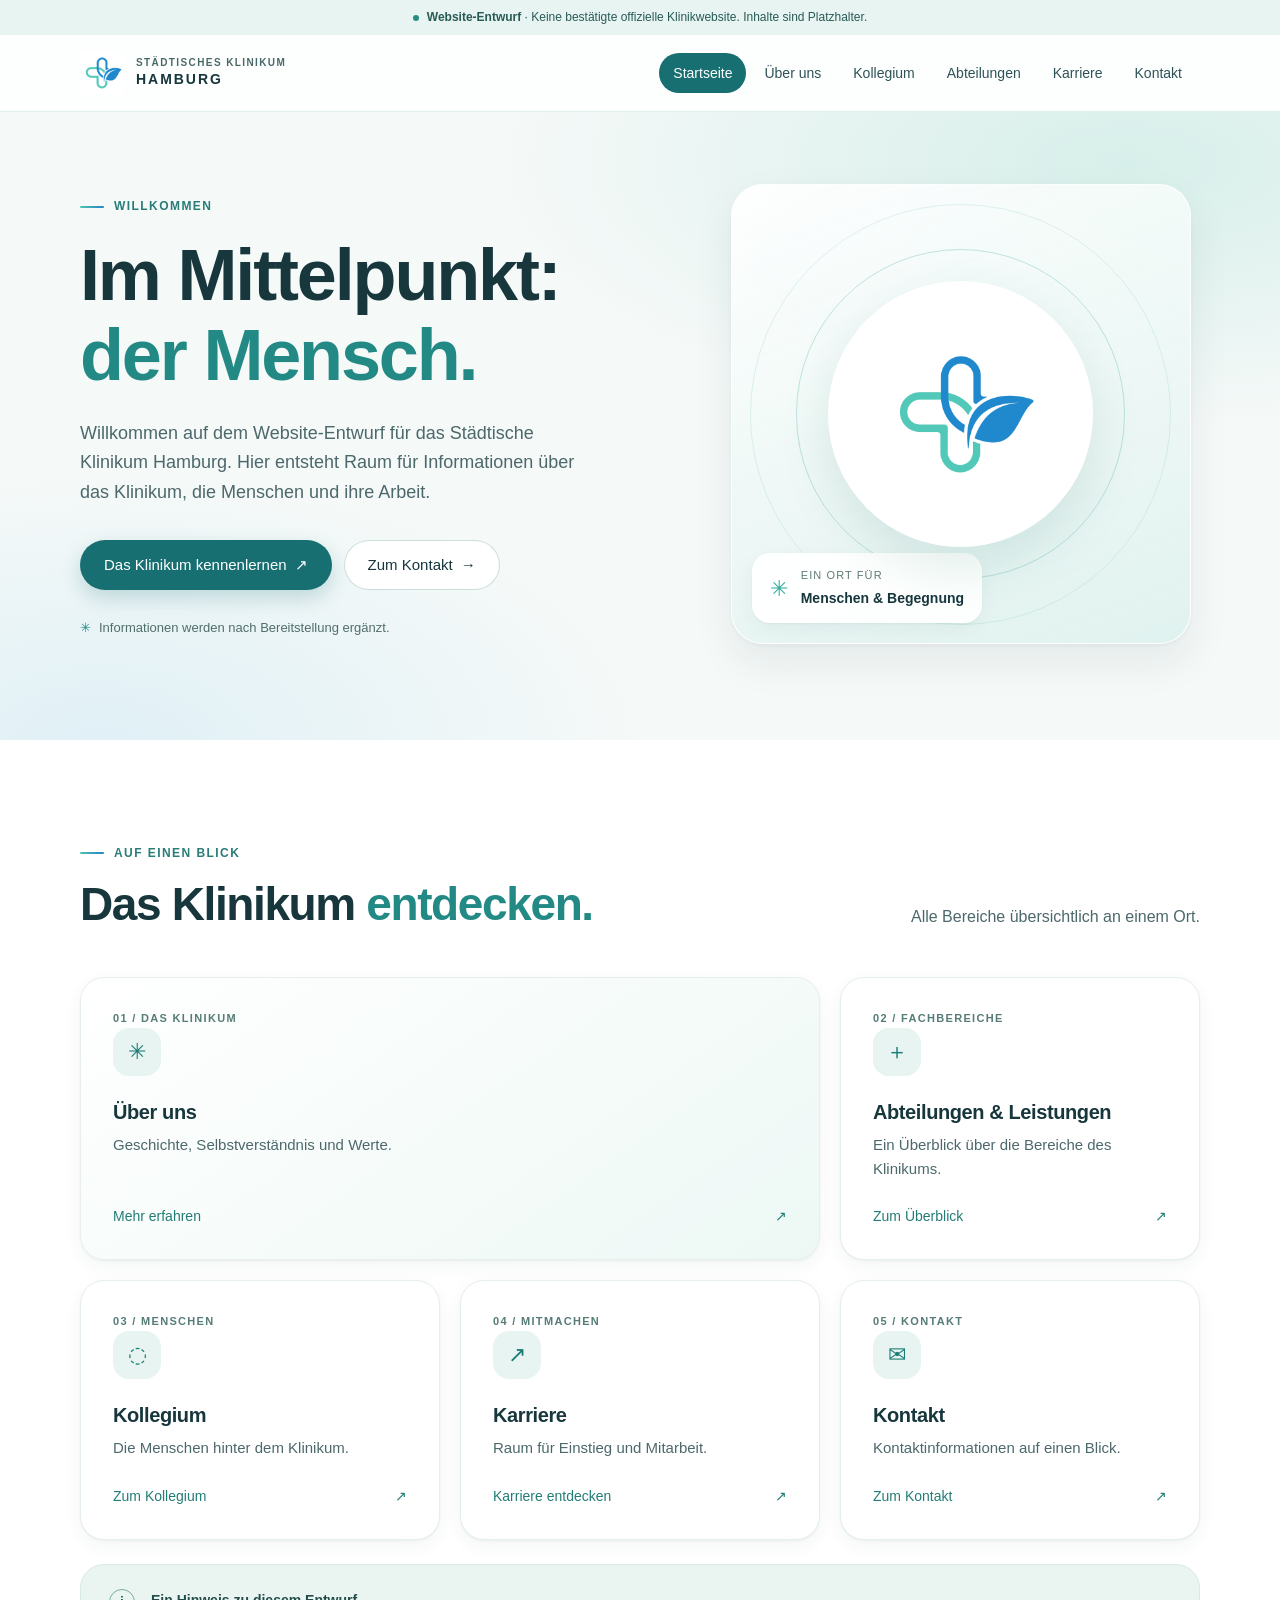
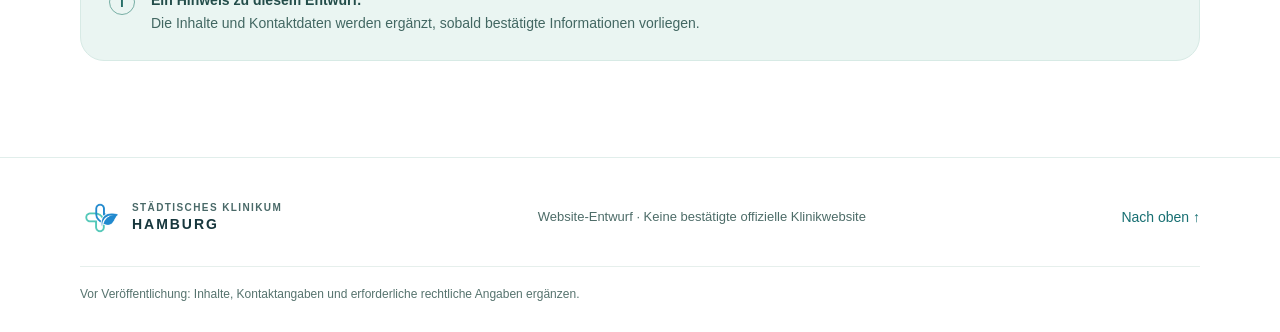
<file: index.html>
<!doctype html>
<html lang="de" id="seitenanfang"><head><meta charset="utf-8"><meta name="viewport" content="width=device-width, initial-scale=1"><meta name="description" content="Website-Entwurf für das Städtische Klinikum Hamburg. Inhalte und Kontaktdaten sind Platzhalter und müssen ergänzt werden."><meta name="theme-color" content="#f5f9f8"><title>Startseite | Städtisches Klinikum Hamburg</title><link rel="icon" href="assets/logo.png" type="image/png"><link rel="stylesheet" href="style.css"></head><body><a class="skip-link" href="#inhalt">Zum Inhalt springen</a><div class="notice"><span class="notice-dot" aria-hidden="true"></span><strong>Website-Entwurf</strong><span> · Keine bestätigte offizielle Klinikwebsite. Inhalte sind Platzhalter.</span></div><header class="site-header"><div class="container header-inner"><a class="brand" href="index.html" aria-label="Städtisches Klinikum Hamburg – zur Startseite"><img src="assets/logo.png" alt="" width="44" height="44"><span>STÄDTISCHES KLINIKUM<strong>HAMBURG</strong></span></a><nav class="nav" aria-label="Hauptnavigation"><a href="index.html" aria-current="page">Startseite</a><a href="ueber-uns.html">Über uns</a><a href="kollegium.html">Kollegium</a><a href="abteilungen.html">Abteilungen</a><a href="karriere.html">Karriere</a><a href="kontakt.html">Kontakt</a></nav></div></header><main id="inhalt"><section class="home-hero"><div class="container hero-layout"><div class="hero-copy"><div class="eyebrow">WILLKOMMEN</div><h1>Im Mittelpunkt:<br><em>der Mensch.</em></h1><p class="hero-lead">Willkommen auf dem Website-Entwurf für das Städtische Klinikum Hamburg. Hier entsteht Raum für Informationen über das Klinikum, die Menschen und ihre Arbeit.</p><div class="actions"><a class="button primary" href="ueber-uns.html">Das Klinikum kennenlernen <span aria-hidden="true">↗</span></a><a class="button secondary" href="kontakt.html">Zum Kontakt <span aria-hidden="true">→</span></a></div><div class="hero-note"><span aria-hidden="true">✳</span> Informationen werden nach Bereitstellung ergänzt.</div></div><div class="hero-visual" aria-hidden="true"><div class="orbit one"></div><div class="orbit two"></div><div class="logo-disc"><img src="assets/logo.png" alt="" width="260" height="260"></div><div class="floating-label"><span>✳</span><div>EIN ORT FÜR<strong>Menschen &amp; Begegnung</strong></div></div></div></div></section><section class="section alt"><div class="container"><div class="section-head"><div><div class="eyebrow">AUF EINEN BLICK</div><h2>Das Klinikum <em>entdecken.</em></h2></div><p class="side-text">Alle Bereiche übersichtlich an einem Ort.</p></div><div class="overview-grid"><a class="overview-card wide" href="ueber-uns.html"><span class="card-label">01 / DAS KLINIKUM</span><span class="icon" aria-hidden="true">✳</span><h3>Über uns</h3><p>Geschichte, Selbstverständnis und Werte.</p><span class="card-link">Mehr erfahren <span>↗</span></span></a><a class="overview-card" href="abteilungen.html"><span class="card-label">02 / FACHBEREICHE</span><span class="icon" aria-hidden="true">＋</span><h3>Abteilungen &amp; Leistungen</h3><p>Ein Überblick über die Bereiche des Klinikums.</p><span class="card-link">Zum Überblick <span>↗</span></span></a><a class="overview-card" href="kollegium.html"><span class="card-label">03 / MENSCHEN</span><span class="icon" aria-hidden="true">◌</span><h3>Kollegium</h3><p>Die Menschen hinter dem Klinikum.</p><span class="card-link">Zum Kollegium <span>↗</span></span></a><a class="overview-card" href="karriere.html"><span class="card-label">04 / MITMACHEN</span><span class="icon" aria-hidden="true">↗</span><h3>Karriere</h3><p>Raum für Einstieg und Mitarbeit.</p><span class="card-link">Karriere entdecken <span>↗</span></span></a><a class="overview-card" href="kontakt.html"><span class="card-label">05 / KONTAKT</span><span class="icon" aria-hidden="true">✉</span><h3>Kontakt</h3><p>Kontaktinformationen auf einen Blick.</p><span class="card-link">Zum Kontakt <span>↗</span></span></a></div><div class="info-strip"><span class="info-symbol" aria-hidden="true">i</span><p><strong>Ein Hinweis zu diesem Entwurf.</strong><br>Die Inhalte und Kontaktdaten werden ergänzt, sobald bestätigte Informationen vorliegen.</p></div></div></section></main><footer><div class="container footer-inner"><a class="brand" href="index.html"><img src="assets/logo.png" alt="" width="40" height="40"><span>STÄDTISCHES KLINIKUM<strong>HAMBURG</strong></span></a><p>Website-Entwurf · Keine bestätigte offizielle Klinikwebsite</p><a class="footer-link" href="#seitenanfang">Nach oben ↑</a></div><div class="container footer-bottom">Vor Veröffentlichung: Inhalte, Kontaktangaben und erforderliche rechtliche Angaben ergänzen.</div></footer></body></html>
</file>
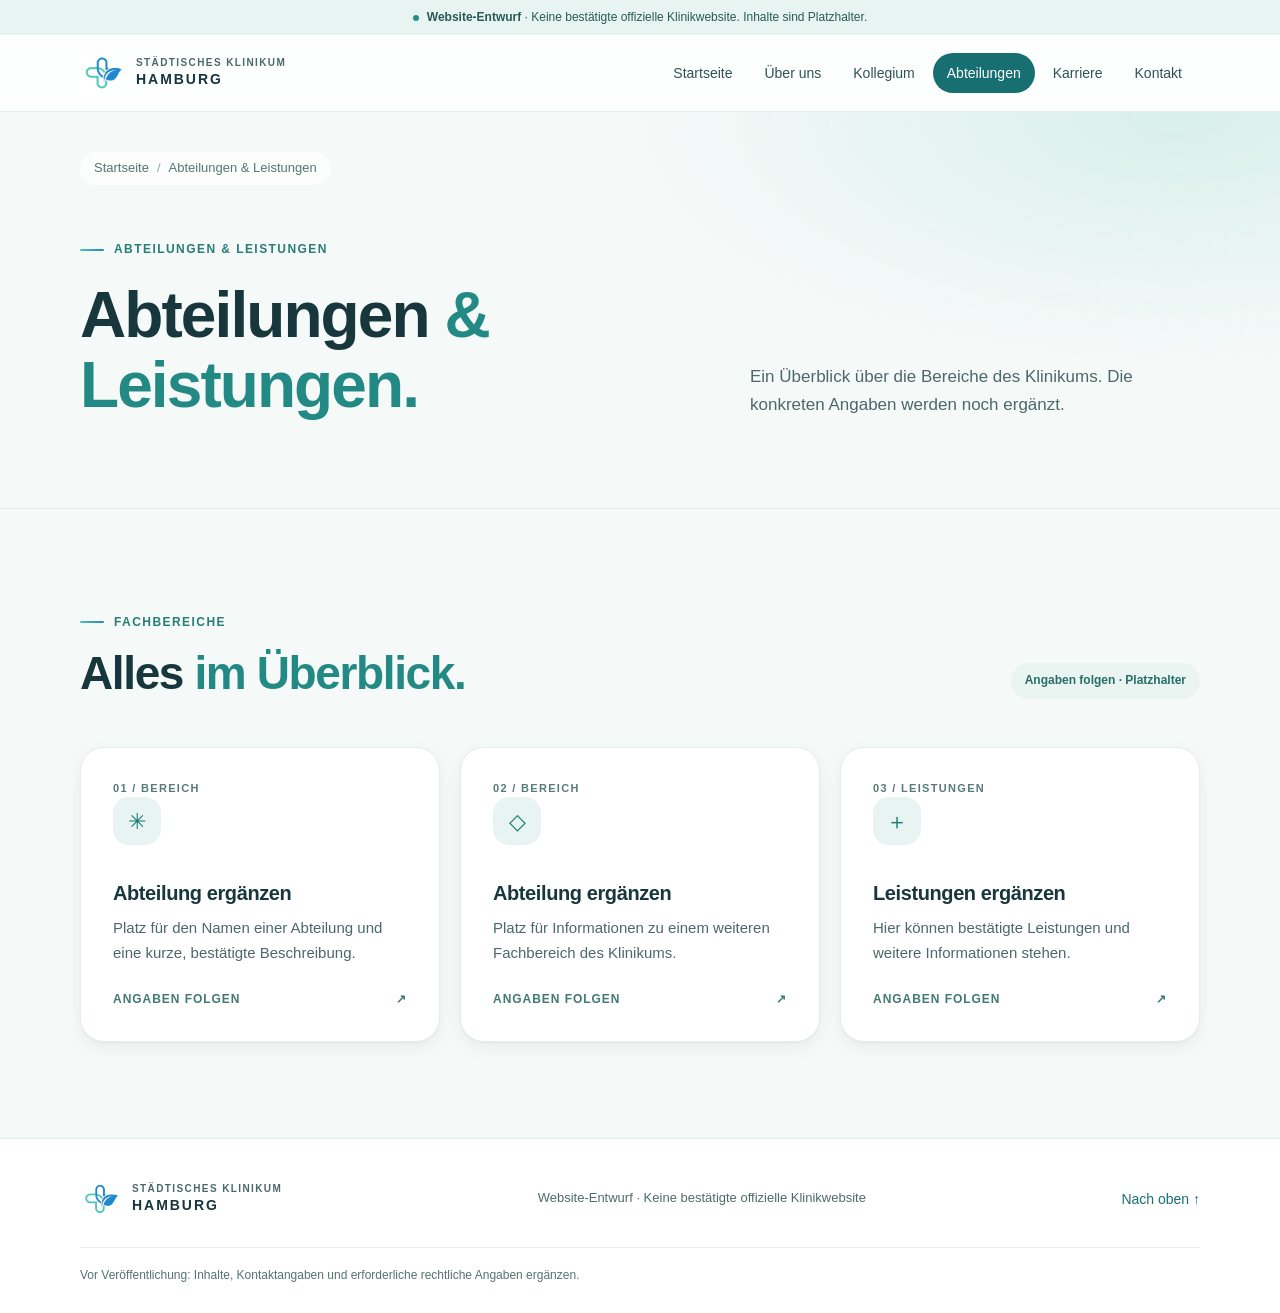
<file: abteilungen.html>
<!doctype html>
<html lang="de" id="seitenanfang"><head><meta charset="utf-8"><meta name="viewport" content="width=device-width, initial-scale=1"><meta name="description" content="Website-Entwurf für das Städtische Klinikum Hamburg. Inhalte und Kontaktdaten sind Platzhalter und müssen ergänzt werden."><meta name="theme-color" content="#f5f9f8"><title>Abteilungen &amp; Leistungen | Städtisches Klinikum Hamburg</title><link rel="icon" href="assets/logo.png" type="image/png"><link rel="stylesheet" href="style.css"></head><body><a class="skip-link" href="#inhalt">Zum Inhalt springen</a><div class="notice"><span class="notice-dot" aria-hidden="true"></span><strong>Website-Entwurf</strong><span> · Keine bestätigte offizielle Klinikwebsite. Inhalte sind Platzhalter.</span></div><header class="site-header"><div class="container header-inner"><a class="brand" href="index.html" aria-label="Städtisches Klinikum Hamburg – zur Startseite"><img src="assets/logo.png" alt="" width="44" height="44"><span>STÄDTISCHES KLINIKUM<strong>HAMBURG</strong></span></a><nav class="nav" aria-label="Hauptnavigation"><a href="index.html">Startseite</a><a href="ueber-uns.html">Über uns</a><a href="kollegium.html">Kollegium</a><a href="abteilungen.html" aria-current="page">Abteilungen</a><a href="karriere.html">Karriere</a><a href="kontakt.html">Kontakt</a></nav></div></header><main id="inhalt"><section class="page-hero"><div class="container"><a class="breadcrumb" href="index.html">Startseite <span aria-hidden="true">/</span> Abteilungen &amp; Leistungen</a><div class="page-heading"><div><div class="eyebrow">ABTEILUNGEN &amp; LEISTUNGEN</div><h1>Abteilungen <em>&amp; Leistungen.</em></h1></div><p>Ein Überblick über die Bereiche des Klinikums. Die konkreten Angaben werden noch ergänzt.</p></div></div></section><section class="section"><div class="container"><div class="section-head"><div><div class="eyebrow">FACHBEREICHE</div><h2>Alles <em>im Überblick.</em></h2></div><span class="tag">Angaben folgen · Platzhalter</span></div><div class="service-grid"><article class="service-card"><span class="card-label">01 / BEREICH</span><span class="icon" aria-hidden="true">✳</span><h3>Abteilung ergänzen</h3><p>Platz für den Namen einer Abteilung und eine kurze, bestätigte Beschreibung.</p><span class="card-foot">ANGABEN FOLGEN <span aria-hidden="true">↗</span></span></article><article class="service-card"><span class="card-label">02 / BEREICH</span><span class="icon" aria-hidden="true">◇</span><h3>Abteilung ergänzen</h3><p>Platz für Informationen zu einem weiteren Fachbereich des Klinikums.</p><span class="card-foot">ANGABEN FOLGEN <span aria-hidden="true">↗</span></span></article><article class="service-card"><span class="card-label">03 / LEISTUNGEN</span><span class="icon" aria-hidden="true">＋</span><h3>Leistungen ergänzen</h3><p>Hier können bestätigte Leistungen und weitere Informationen stehen.</p><span class="card-foot">ANGABEN FOLGEN <span aria-hidden="true">↗</span></span></article></div></div></section></main><footer><div class="container footer-inner"><a class="brand" href="index.html"><img src="assets/logo.png" alt="" width="40" height="40"><span>STÄDTISCHES KLINIKUM<strong>HAMBURG</strong></span></a><p>Website-Entwurf · Keine bestätigte offizielle Klinikwebsite</p><a class="footer-link" href="#seitenanfang">Nach oben ↑</a></div><div class="container footer-bottom">Vor Veröffentlichung: Inhalte, Kontaktangaben und erforderliche rechtliche Angaben ergänzen.</div></footer></body></html>
</file>
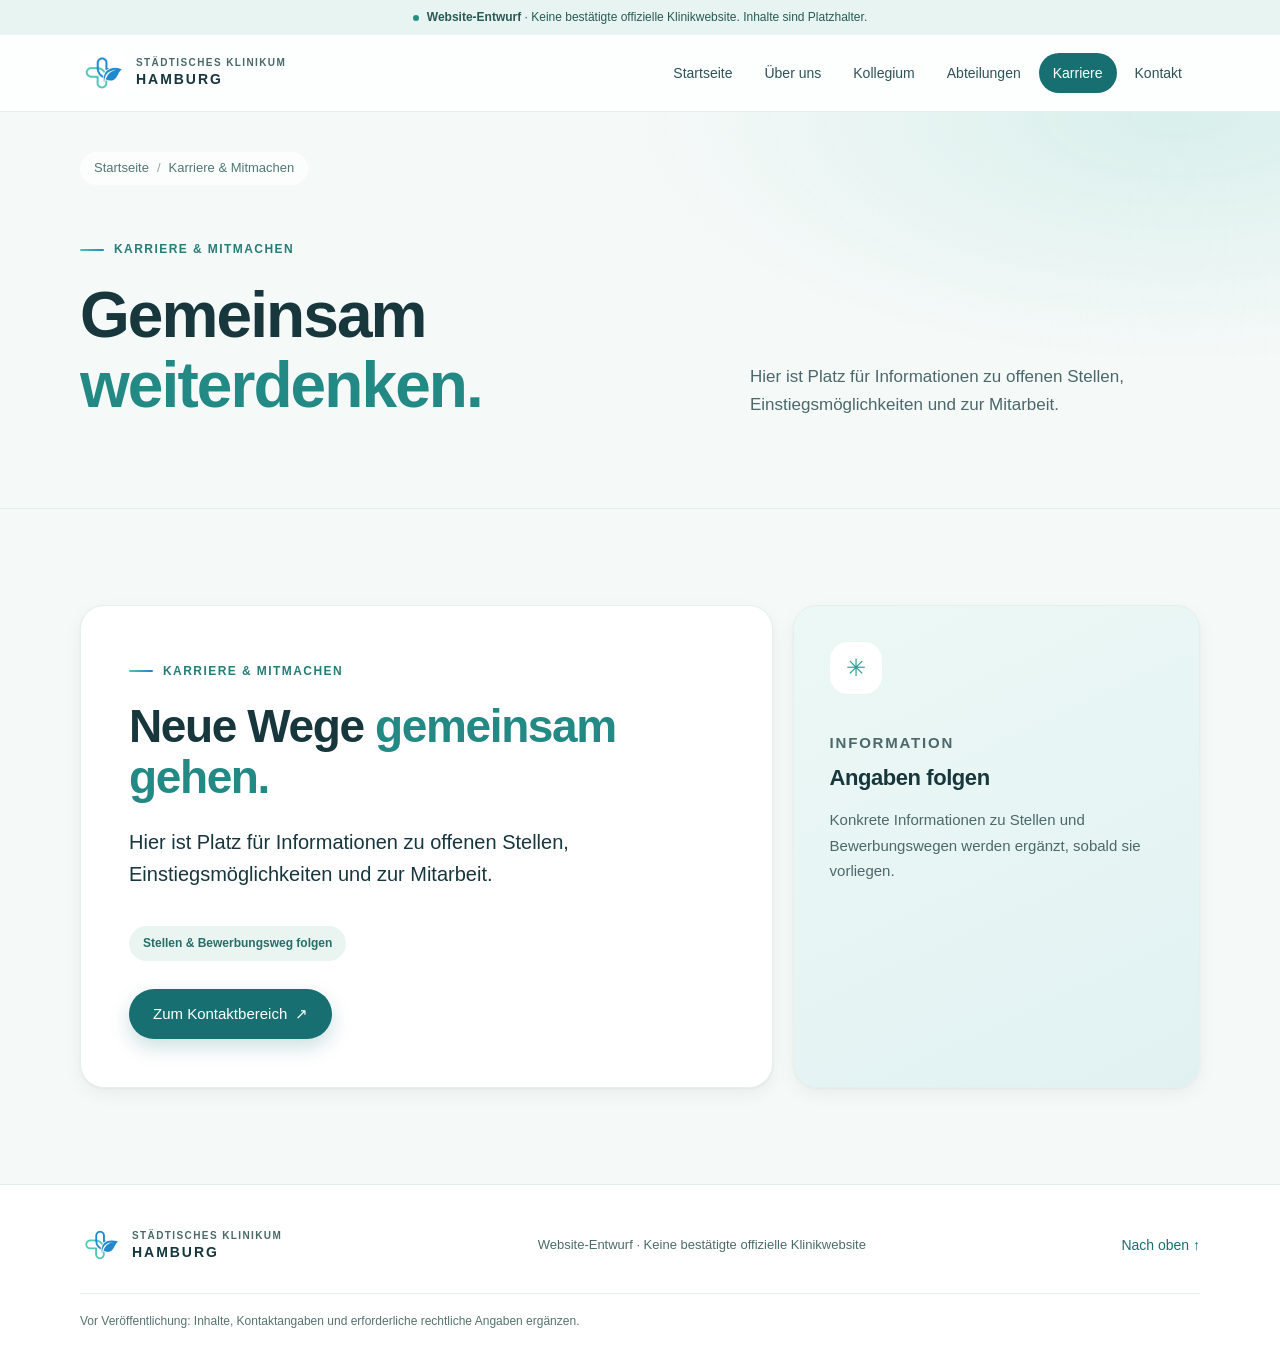
<file: karriere.html>
<!doctype html>
<html lang="de" id="seitenanfang"><head><meta charset="utf-8"><meta name="viewport" content="width=device-width, initial-scale=1"><meta name="description" content="Website-Entwurf für das Städtische Klinikum Hamburg. Inhalte und Kontaktdaten sind Platzhalter und müssen ergänzt werden."><meta name="theme-color" content="#f5f9f8"><title>Karriere | Städtisches Klinikum Hamburg</title><link rel="icon" href="assets/logo.png" type="image/png"><link rel="stylesheet" href="style.css"></head><body><a class="skip-link" href="#inhalt">Zum Inhalt springen</a><div class="notice"><span class="notice-dot" aria-hidden="true"></span><strong>Website-Entwurf</strong><span> · Keine bestätigte offizielle Klinikwebsite. Inhalte sind Platzhalter.</span></div><header class="site-header"><div class="container header-inner"><a class="brand" href="index.html" aria-label="Städtisches Klinikum Hamburg – zur Startseite"><img src="assets/logo.png" alt="" width="44" height="44"><span>STÄDTISCHES KLINIKUM<strong>HAMBURG</strong></span></a><nav class="nav" aria-label="Hauptnavigation"><a href="index.html">Startseite</a><a href="ueber-uns.html">Über uns</a><a href="kollegium.html">Kollegium</a><a href="abteilungen.html">Abteilungen</a><a href="karriere.html" aria-current="page">Karriere</a><a href="kontakt.html">Kontakt</a></nav></div></header><main id="inhalt"><section class="page-hero"><div class="container"><a class="breadcrumb" href="index.html">Startseite <span aria-hidden="true">/</span> Karriere &amp; Mitmachen</a><div class="page-heading"><div><div class="eyebrow">KARRIERE &amp; MITMACHEN</div><h1>Gemeinsam<br><em>weiterdenken.</em></h1></div><p>Hier ist Platz für Informationen zu offenen Stellen, Einstiegsmöglichkeiten und zur Mitarbeit.</p></div></div></section><section class="section"><div class="container split"><article class="content-card statement"><div class="eyebrow">KARRIERE &amp; MITMACHEN</div><h2>Neue Wege <em>gemeinsam gehen.</em></h2><p class="large-copy">Hier ist Platz für Informationen zu offenen Stellen, Einstiegsmöglichkeiten und zur Mitarbeit.</p><span class="tag">Stellen &amp; Bewerbungsweg folgen</span><div class="actions"><a class="button primary" href="kontakt.html">Zum Kontaktbereich <span aria-hidden="true">↗</span></a></div></article><aside class="side-card"><span class="side-mark" aria-hidden="true">✳</span><p class="card-label">INFORMATION</p><h3>Angaben folgen</h3><p>Konkrete Informationen zu Stellen und Bewerbungswegen werden ergänzt, sobald sie vorliegen.</p></aside></div></section></main><footer><div class="container footer-inner"><a class="brand" href="index.html"><img src="assets/logo.png" alt="" width="40" height="40"><span>STÄDTISCHES KLINIKUM<strong>HAMBURG</strong></span></a><p>Website-Entwurf · Keine bestätigte offizielle Klinikwebsite</p><a class="footer-link" href="#seitenanfang">Nach oben ↑</a></div><div class="container footer-bottom">Vor Veröffentlichung: Inhalte, Kontaktangaben und erforderliche rechtliche Angaben ergänzen.</div></footer></body></html>
</file>
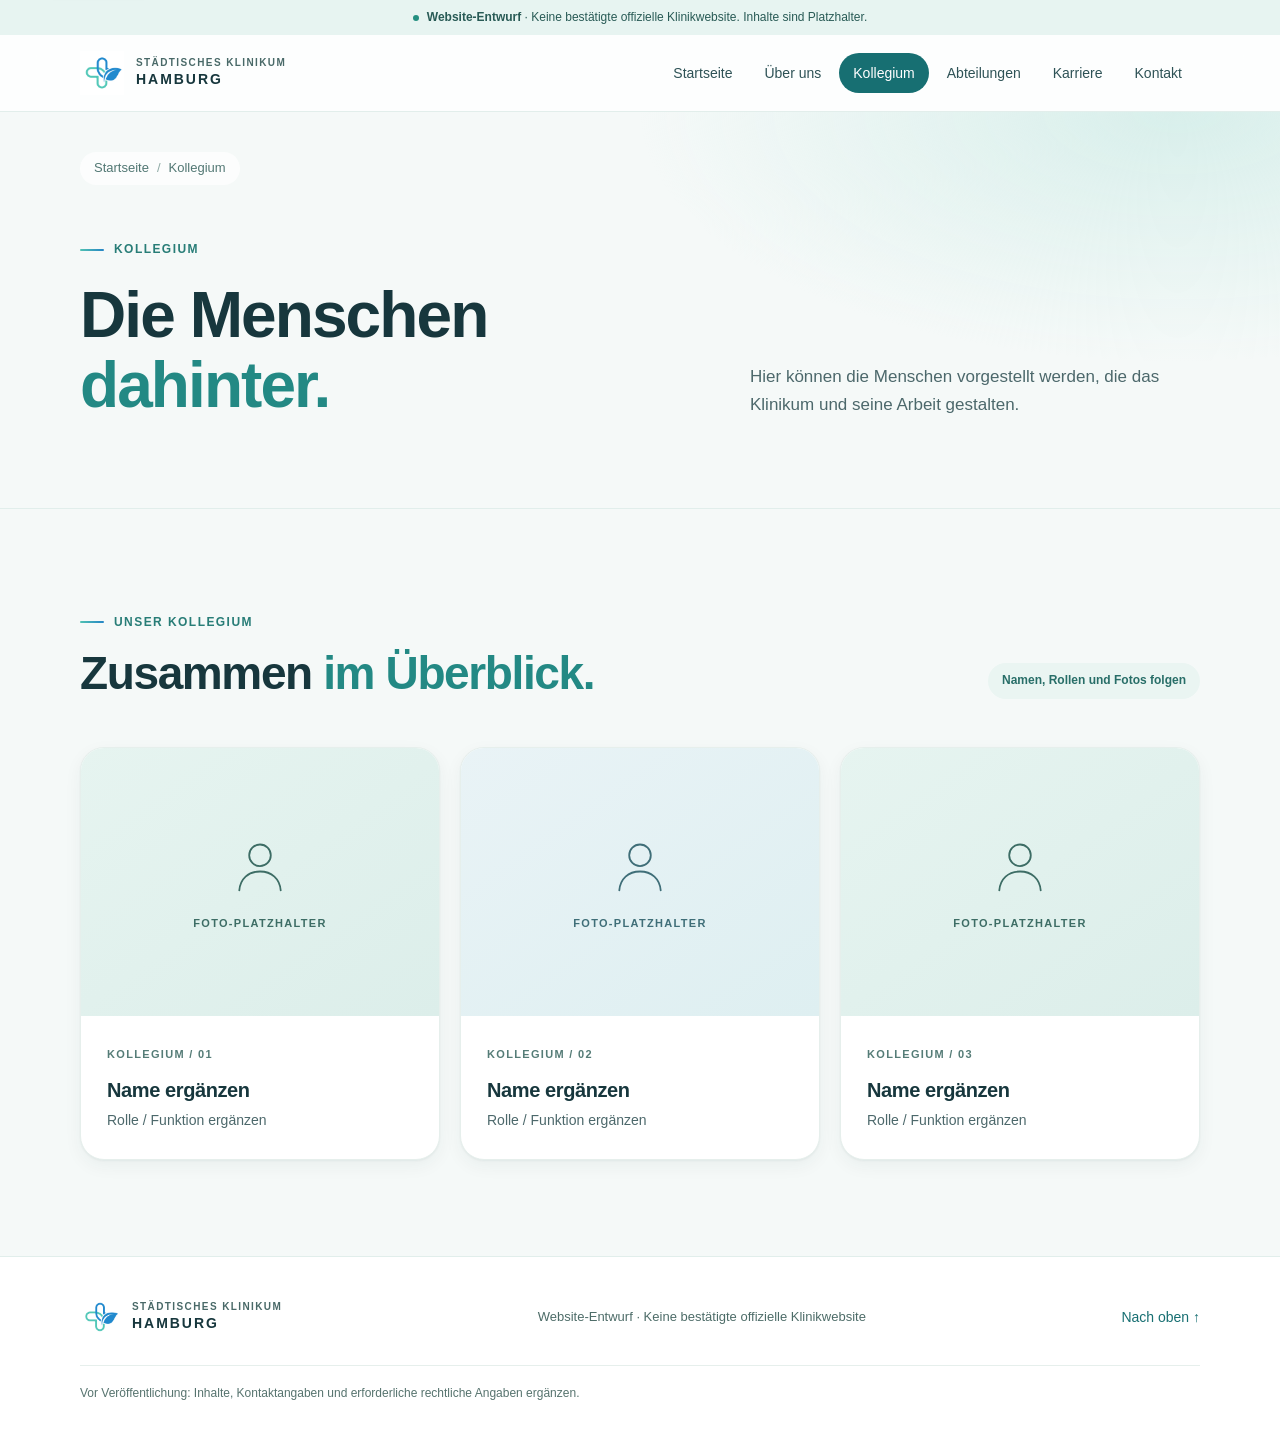
<file: kollegium.html>
<!doctype html>
<html lang="de" id="seitenanfang"><head><meta charset="utf-8"><meta name="viewport" content="width=device-width, initial-scale=1"><meta name="description" content="Website-Entwurf für das Städtische Klinikum Hamburg. Inhalte und Kontaktdaten sind Platzhalter und müssen ergänzt werden."><meta name="theme-color" content="#f5f9f8"><title>Kollegium | Städtisches Klinikum Hamburg</title><link rel="icon" href="assets/logo.png" type="image/png"><link rel="stylesheet" href="style.css"></head><body><a class="skip-link" href="#inhalt">Zum Inhalt springen</a><div class="notice"><span class="notice-dot" aria-hidden="true"></span><strong>Website-Entwurf</strong><span> · Keine bestätigte offizielle Klinikwebsite. Inhalte sind Platzhalter.</span></div><header class="site-header"><div class="container header-inner"><a class="brand" href="index.html" aria-label="Städtisches Klinikum Hamburg – zur Startseite"><img src="assets/logo.png" alt="" width="44" height="44"><span>STÄDTISCHES KLINIKUM<strong>HAMBURG</strong></span></a><nav class="nav" aria-label="Hauptnavigation"><a href="index.html">Startseite</a><a href="ueber-uns.html">Über uns</a><a href="kollegium.html" aria-current="page">Kollegium</a><a href="abteilungen.html">Abteilungen</a><a href="karriere.html">Karriere</a><a href="kontakt.html">Kontakt</a></nav></div></header><main id="inhalt"><section class="page-hero"><div class="container"><a class="breadcrumb" href="index.html">Startseite <span aria-hidden="true">/</span> Kollegium</a><div class="page-heading"><div><div class="eyebrow">KOLLEGIUM</div><h1>Die Menschen <em>dahinter.</em></h1></div><p>Hier können die Menschen vorgestellt werden, die das Klinikum und seine Arbeit gestalten.</p></div></div></section><section class="section"><div class="container"><div class="section-head"><div><div class="eyebrow">UNSER KOLLEGIUM</div><h2>Zusammen <em>im Überblick.</em></h2></div><span class="tag">Namen, Rollen und Fotos folgen</span></div><div class="team-grid"><article class="person-card"><div class="photo-placeholder"><svg viewBox="0 0 80 80" fill="none" aria-hidden="true"><circle cx="40" cy="27" r="12" stroke="currentColor" stroke-width="2"/><path d="M17 66c1-13 10-21 23-21s22 8 23 21" stroke="currentColor" stroke-width="2" stroke-linecap="round"/></svg><span>FOTO-PLATZHALTER</span></div><div class="person-info"><span class="card-label">KOLLEGIUM / 01</span><h3>Name ergänzen</h3><p>Rolle / Funktion ergänzen</p></div></article><article class="person-card"><div class="photo-placeholder alt"><svg viewBox="0 0 80 80" fill="none" aria-hidden="true"><circle cx="40" cy="27" r="12" stroke="currentColor" stroke-width="2"/><path d="M17 66c1-13 10-21 23-21s22 8 23 21" stroke="currentColor" stroke-width="2" stroke-linecap="round"/></svg><span>FOTO-PLATZHALTER</span></div><div class="person-info"><span class="card-label">KOLLEGIUM / 02</span><h3>Name ergänzen</h3><p>Rolle / Funktion ergänzen</p></div></article><article class="person-card"><div class="photo-placeholder"><svg viewBox="0 0 80 80" fill="none" aria-hidden="true"><circle cx="40" cy="27" r="12" stroke="currentColor" stroke-width="2"/><path d="M17 66c1-13 10-21 23-21s22 8 23 21" stroke="currentColor" stroke-width="2" stroke-linecap="round"/></svg><span>FOTO-PLATZHALTER</span></div><div class="person-info"><span class="card-label">KOLLEGIUM / 03</span><h3>Name ergänzen</h3><p>Rolle / Funktion ergänzen</p></div></article></div></div></section></main><footer><div class="container footer-inner"><a class="brand" href="index.html"><img src="assets/logo.png" alt="" width="40" height="40"><span>STÄDTISCHES KLINIKUM<strong>HAMBURG</strong></span></a><p>Website-Entwurf · Keine bestätigte offizielle Klinikwebsite</p><a class="footer-link" href="#seitenanfang">Nach oben ↑</a></div><div class="container footer-bottom">Vor Veröffentlichung: Inhalte, Kontaktangaben und erforderliche rechtliche Angaben ergänzen.</div></footer></body></html>
</file>
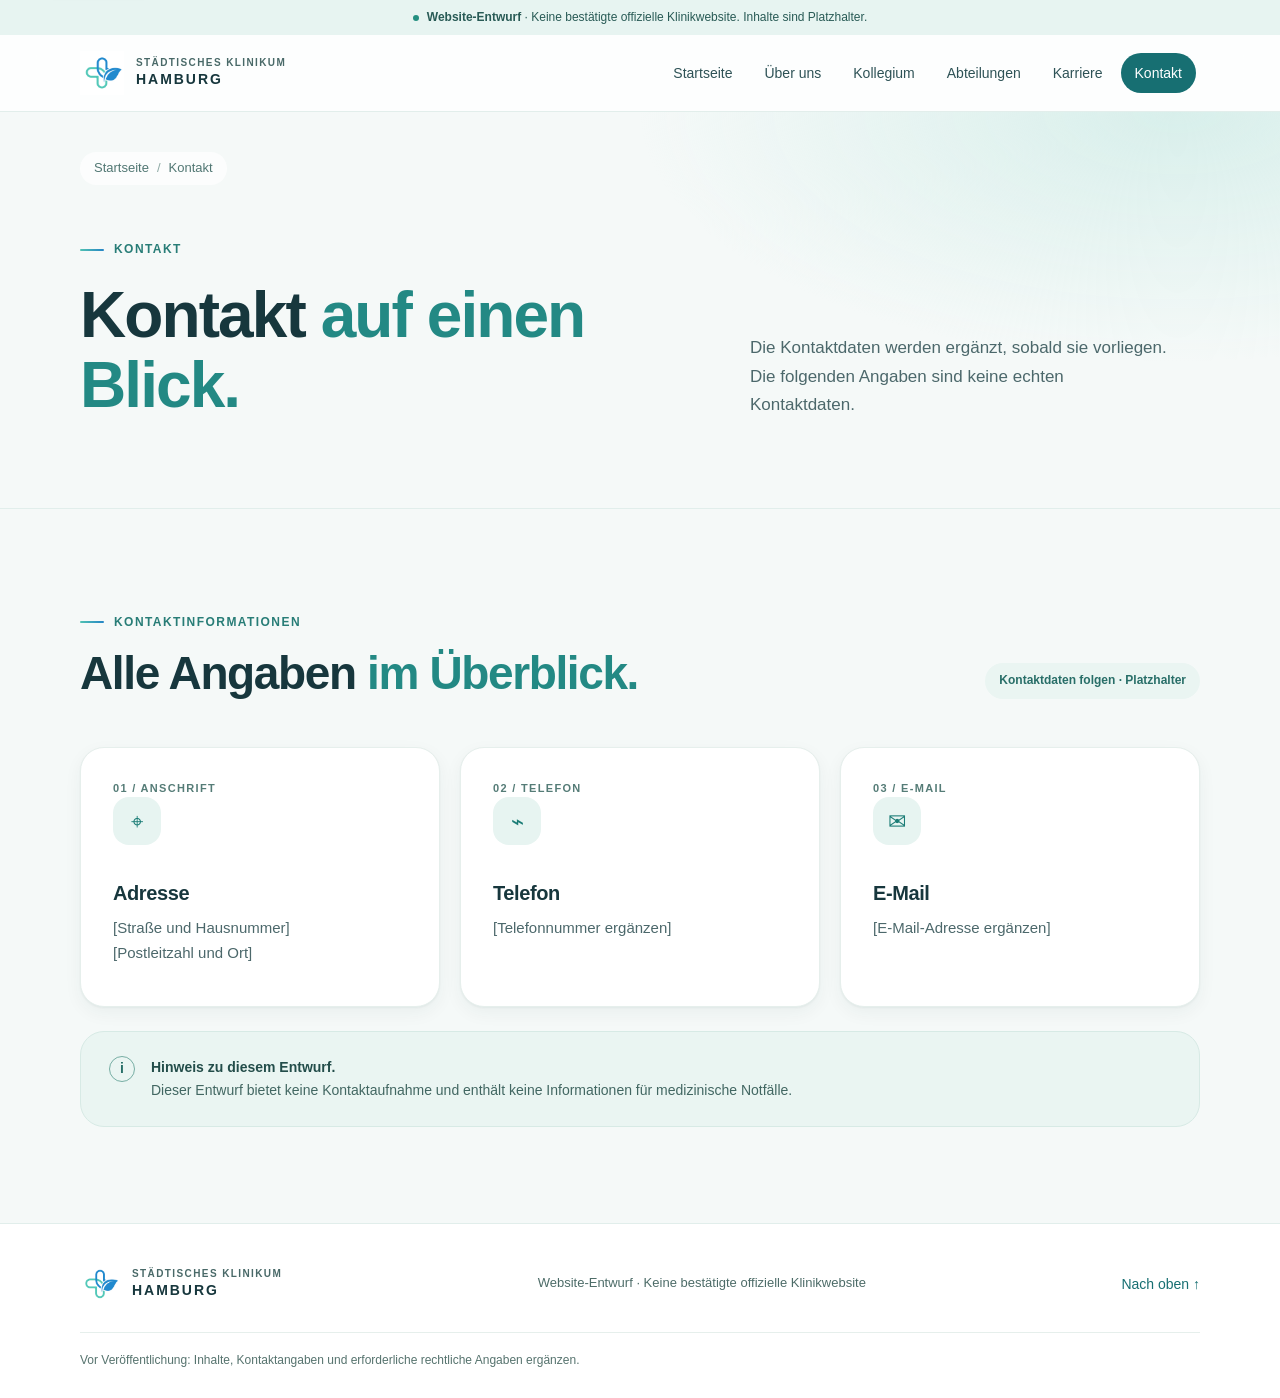
<file: kontakt.html>
<!doctype html>
<html lang="de" id="seitenanfang"><head><meta charset="utf-8"><meta name="viewport" content="width=device-width, initial-scale=1"><meta name="description" content="Website-Entwurf für das Städtische Klinikum Hamburg. Inhalte und Kontaktdaten sind Platzhalter und müssen ergänzt werden."><meta name="theme-color" content="#f5f9f8"><title>Kontakt | Städtisches Klinikum Hamburg</title><link rel="icon" href="assets/logo.png" type="image/png"><link rel="stylesheet" href="style.css"></head><body><a class="skip-link" href="#inhalt">Zum Inhalt springen</a><div class="notice"><span class="notice-dot" aria-hidden="true"></span><strong>Website-Entwurf</strong><span> · Keine bestätigte offizielle Klinikwebsite. Inhalte sind Platzhalter.</span></div><header class="site-header"><div class="container header-inner"><a class="brand" href="index.html" aria-label="Städtisches Klinikum Hamburg – zur Startseite"><img src="assets/logo.png" alt="" width="44" height="44"><span>STÄDTISCHES KLINIKUM<strong>HAMBURG</strong></span></a><nav class="nav" aria-label="Hauptnavigation"><a href="index.html">Startseite</a><a href="ueber-uns.html">Über uns</a><a href="kollegium.html">Kollegium</a><a href="abteilungen.html">Abteilungen</a><a href="karriere.html">Karriere</a><a href="kontakt.html" aria-current="page">Kontakt</a></nav></div></header><main id="inhalt"><section class="page-hero"><div class="container"><a class="breadcrumb" href="index.html">Startseite <span aria-hidden="true">/</span> Kontakt</a><div class="page-heading"><div><div class="eyebrow">KONTAKT</div><h1>Kontakt <em>auf einen Blick.</em></h1></div><p>Die Kontaktdaten werden ergänzt, sobald sie vorliegen. Die folgenden Angaben sind keine echten Kontaktdaten.</p></div></div></section><section class="section"><div class="container"><div class="section-head"><div><div class="eyebrow">KONTAKTINFORMATIONEN</div><h2>Alle Angaben <em>im Überblick.</em></h2></div><span class="tag">Kontaktdaten folgen · Platzhalter</span></div><div class="contact-grid"><article class="contact-card"><span class="card-label">01 / ANSCHRIFT</span><span class="icon" aria-hidden="true">⌖</span><h3>Adresse</h3><p>[Straße und Hausnummer]<br>[Postleitzahl und Ort]</p></article><article class="contact-card"><span class="card-label">02 / TELEFON</span><span class="icon" aria-hidden="true">⌁</span><h3>Telefon</h3><p>[Telefonnummer ergänzen]</p></article><article class="contact-card"><span class="card-label">03 / E-MAIL</span><span class="icon" aria-hidden="true">✉</span><h3>E-Mail</h3><p>[E-Mail-Adresse ergänzen]</p></article></div><div class="info-strip"><span class="info-symbol" aria-hidden="true">i</span><p><strong>Hinweis zu diesem Entwurf.</strong><br>Dieser Entwurf bietet keine Kontaktaufnahme und enthält keine Informationen für medizinische Notfälle.</p></div></div></section></main><footer><div class="container footer-inner"><a class="brand" href="index.html"><img src="assets/logo.png" alt="" width="40" height="40"><span>STÄDTISCHES KLINIKUM<strong>HAMBURG</strong></span></a><p>Website-Entwurf · Keine bestätigte offizielle Klinikwebsite</p><a class="footer-link" href="#seitenanfang">Nach oben ↑</a></div><div class="container footer-bottom">Vor Veröffentlichung: Inhalte, Kontaktangaben und erforderliche rechtliche Angaben ergänzen.</div></footer></body></html>
</file>
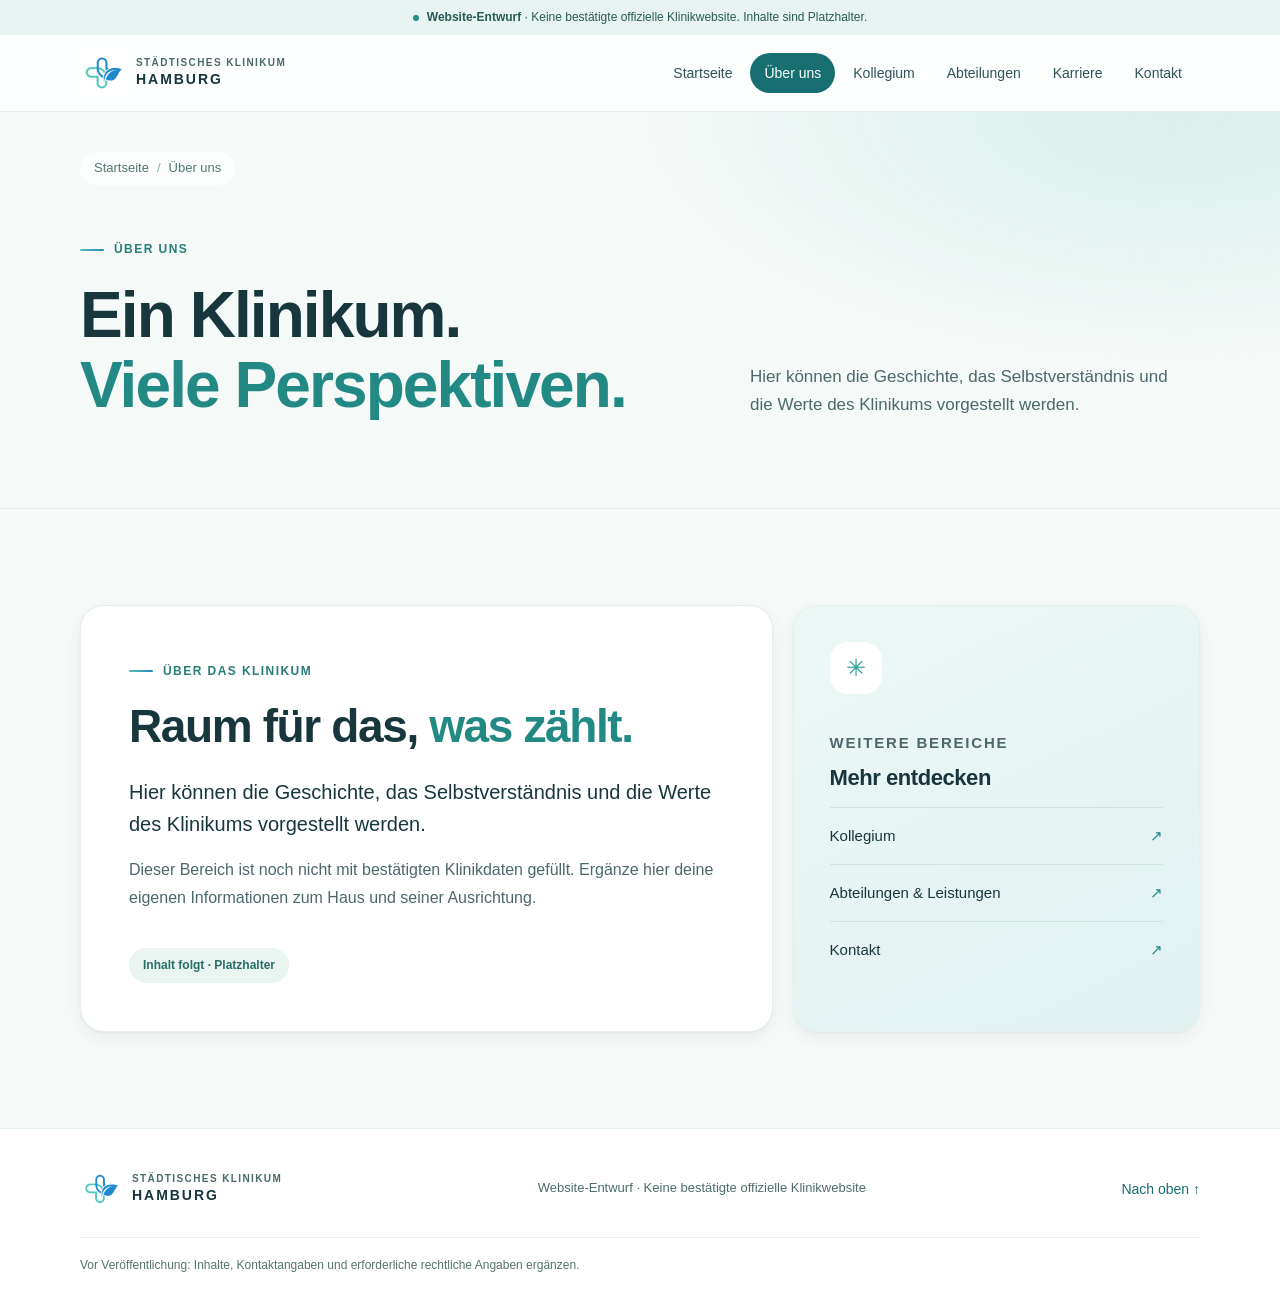
<file: ueber-uns.html>
<!doctype html>
<html lang="de" id="seitenanfang"><head><meta charset="utf-8"><meta name="viewport" content="width=device-width, initial-scale=1"><meta name="description" content="Website-Entwurf für das Städtische Klinikum Hamburg. Inhalte und Kontaktdaten sind Platzhalter und müssen ergänzt werden."><meta name="theme-color" content="#f5f9f8"><title>Über uns | Städtisches Klinikum Hamburg</title><link rel="icon" href="assets/logo.png" type="image/png"><link rel="stylesheet" href="style.css"></head><body><a class="skip-link" href="#inhalt">Zum Inhalt springen</a><div class="notice"><span class="notice-dot" aria-hidden="true"></span><strong>Website-Entwurf</strong><span> · Keine bestätigte offizielle Klinikwebsite. Inhalte sind Platzhalter.</span></div><header class="site-header"><div class="container header-inner"><a class="brand" href="index.html" aria-label="Städtisches Klinikum Hamburg – zur Startseite"><img src="assets/logo.png" alt="" width="44" height="44"><span>STÄDTISCHES KLINIKUM<strong>HAMBURG</strong></span></a><nav class="nav" aria-label="Hauptnavigation"><a href="index.html">Startseite</a><a href="ueber-uns.html" aria-current="page">Über uns</a><a href="kollegium.html">Kollegium</a><a href="abteilungen.html">Abteilungen</a><a href="karriere.html">Karriere</a><a href="kontakt.html">Kontakt</a></nav></div></header><main id="inhalt"><section class="page-hero"><div class="container"><a class="breadcrumb" href="index.html">Startseite <span aria-hidden="true">/</span> Über uns</a><div class="page-heading"><div><div class="eyebrow">ÜBER UNS</div><h1>Ein Klinikum.<br><em>Viele Perspektiven.</em></h1></div><p>Hier können die Geschichte, das Selbstverständnis und die Werte des Klinikums vorgestellt werden.</p></div></div></section><section class="section"><div class="container split"><article class="content-card statement"><div class="eyebrow">ÜBER DAS KLINIKUM</div><h2>Raum für das, <em>was zählt.</em></h2><p class="large-copy">Hier können die Geschichte, das Selbstverständnis und die Werte des Klinikums vorgestellt werden.</p><p>Dieser Bereich ist noch nicht mit bestätigten Klinikdaten gefüllt. Ergänze hier deine eigenen Informationen zum Haus und seiner Ausrichtung.</p><span class="tag">Inhalt folgt · Platzhalter</span></article><aside class="side-card"><span class="side-mark" aria-hidden="true">✳</span><p class="card-label">WEITERE BEREICHE</p><h3>Mehr entdecken</h3><a href="kollegium.html">Kollegium <span aria-hidden="true">↗</span></a><a href="abteilungen.html">Abteilungen &amp; Leistungen <span aria-hidden="true">↗</span></a><a href="kontakt.html">Kontakt <span aria-hidden="true">↗</span></a></aside></div></section></main><footer><div class="container footer-inner"><a class="brand" href="index.html"><img src="assets/logo.png" alt="" width="40" height="40"><span>STÄDTISCHES KLINIKUM<strong>HAMBURG</strong></span></a><p>Website-Entwurf · Keine bestätigte offizielle Klinikwebsite</p><a class="footer-link" href="#seitenanfang">Nach oben ↑</a></div><div class="container footer-bottom">Vor Veröffentlichung: Inhalte, Kontaktangaben und erforderliche rechtliche Angaben ergänzen.</div></footer></body></html>
</file>
<file: style.css>
:root{
  --ink:#17373d;
  --muted:#4c686b;
  --teal:#176f72;
  --teal-dark:#125b5e;
  --teal-soft:#e7f4f1;
  --mint:#50c2b2;
  --blue:#2585c6;
  --line:#dbeae7;
  --bg:#f5f9f8;
  --surface:#ffffff;
  --accent:#b46b00;
  --shadow-sm:0 1px 2px rgba(23,55,61,.05),0 6px 18px rgba(23,55,61,.05);
  --shadow-md:0 2px 4px rgba(23,55,61,.04),0 18px 40px rgba(23,55,61,.08);
  --r-xl:32px;
  --r-lg:24px;
  --ease:cubic-bezier(.25,.1,.25,1);
  --font:-apple-system,BlinkMacSystemFont,"SF Pro Display","SF Pro Text","Segoe UI",Roboto,"Helvetica Neue",Arial,sans-serif;
}

*{box-sizing:border-box}
html{scroll-behavior:smooth;-webkit-text-size-adjust:100%}
body{margin:0;font-family:var(--font);color:var(--ink);background:var(--bg);line-height:1.6;-webkit-font-smoothing:antialiased;text-rendering:optimizeLegibility}
img{max-width:100%;display:block}
a{color:inherit}
a:focus-visible,button:focus-visible{outline:3px solid var(--accent);outline-offset:4px;border-radius:8px}
h1,h2,h3{font-weight:600;letter-spacing:-.03em;line-height:1.1;margin:0}
h1{font-size:clamp(40px,6vw,72px)}
h2{font-size:clamp(30px,4vw,46px)}
h3{font-size:20px;letter-spacing:-.02em;line-height:1.25}
p{margin:0}
h1 em,h2 em{font-style:normal;color:#238984}

.container{width:min(1120px,calc(100% - 48px));margin-inline:auto}

.skip-link{position:absolute;top:-100px;left:12px;z-index:50;background:#fff;padding:12px 16px;border-radius:12px;box-shadow:var(--shadow-md)}
.skip-link:focus{top:12px}

.notice{padding:8px 16px;text-align:center;background:var(--teal-soft);color:#285a55;font-size:12px}
.notice-dot{display:inline-block;width:6px;height:6px;border-radius:50%;background:#238f80;margin-right:8px;vertical-align:middle}

/* Kopfbereich */
.site-header{position:sticky;top:0;z-index:30;background:rgba(255,255,255,.8);backdrop-filter:saturate(180%) blur(18px);-webkit-backdrop-filter:saturate(180%) blur(18px);border-bottom:1px solid rgba(219,234,231,.8)}
.header-inner{min-height:76px;display:flex;align-items:center;justify-content:space-between;gap:24px}
.brand{display:inline-flex;align-items:center;gap:12px;text-decoration:none;flex-shrink:0}
.brand img{width:44px;height:44px;object-fit:contain}
.brand>span{font-size:10px;font-weight:700;letter-spacing:.14em;line-height:1.4;color:#496968}
.brand strong{display:block;font-size:14px;letter-spacing:.14em;color:var(--ink)}
.nav{display:flex;gap:4px;overflow-x:auto;scrollbar-width:none;-webkit-overflow-scrolling:touch;padding:4px}
.nav::-webkit-scrollbar{display:none}
.nav a{font-size:14px;font-weight:500;text-decoration:none;padding:9px 14px;border-radius:999px;white-space:nowrap;color:#2e5256;transition:background .25s,color .25s}
.nav a:hover{background:var(--teal-soft);color:#165e5c}
.nav a[aria-current=page]{background:var(--teal);color:#fff}

/* Buttons */
.actions{display:flex;flex-wrap:wrap;gap:12px;margin-top:32px}
.button{display:inline-flex;align-items:center;justify-content:center;gap:8px;min-height:50px;padding:0 24px;border-radius:999px;font-size:15px;font-weight:500;text-decoration:none;transition:background .25s,transform .25s,box-shadow .25s}
.button:hover{transform:translateY(-1px)}
.button.primary{background:var(--teal);color:#fff;box-shadow:0 8px 20px rgba(23,111,114,.22)}
.button.primary:hover{background:var(--teal-dark)}
.button.secondary{background:#fff;color:var(--ink);box-shadow:inset 0 0 0 1px #c9ded9}
.button.secondary:hover{background:#f2f9f7}

.eyebrow{display:inline-flex;align-items:center;gap:10px;font-size:12px;font-weight:600;letter-spacing:.12em;color:#287d77}
.eyebrow::before{content:"";width:24px;height:2px;border-radius:2px;background:linear-gradient(90deg,var(--mint),var(--blue))}

/* Startseite */
.home-hero{position:relative;overflow:hidden;padding:72px 0 96px;background:radial-gradient(ellipse 70% 60% at 88% 8%,#d7efea 0,transparent 70%),radial-gradient(ellipse 60% 60% at 8% 100%,#e0f0f6 0,transparent 70%),var(--bg)}
.hero-layout{display:grid;grid-template-columns:1.1fr .9fr;gap:56px;align-items:center}
.hero-copy h1{margin:20px 0 24px}
.hero-lead{font-size:18px;line-height:1.65;color:var(--muted);max-width:520px}
.hero-note{margin-top:28px;font-size:13px;color:#506e6b;display:flex;gap:8px;align-items:center}
.hero-note span{color:#278f86}

.hero-visual{position:relative;width:100%;max-width:460px;aspect-ratio:1/1;justify-self:center;display:grid;place-items:center;overflow:hidden;border-radius:var(--r-xl);background:linear-gradient(160deg,rgba(255,255,255,.92),rgba(218,240,236,.78));border:1px solid rgba(255,255,255,.9);box-shadow:var(--shadow-md)}
.orbit{position:absolute;border:1px solid rgba(124,196,186,.45);border-radius:50%}
.orbit.one{width:72%;aspect-ratio:1}
.orbit.two{width:92%;aspect-ratio:1;opacity:.5}
.logo-disc{z-index:1;width:58%;aspect-ratio:1;border-radius:50%;background:#fff;display:grid;place-items:center;box-shadow:0 20px 50px rgba(49,124,112,.14)}
.logo-disc img{width:62%;height:auto}
.floating-label{position:absolute;left:20px;bottom:20px;display:flex;align-items:center;gap:12px;padding:14px 18px;border-radius:18px;background:rgba(255,255,255,.92);backdrop-filter:blur(10px);-webkit-backdrop-filter:blur(10px);box-shadow:var(--shadow-sm);font-size:11px;letter-spacing:.1em;color:#5e7975}
.floating-label>span{font-size:22px;color:#38ac9f}
.floating-label strong{display:block;margin-top:2px;font-size:14px;letter-spacing:0;font-weight:600;color:var(--ink)}

/* Abschnitte */
.section{padding:96px 0}
.section.alt{background:#fff}
.section-head{display:flex;justify-content:space-between;align-items:flex-end;flex-wrap:wrap;gap:24px;margin-bottom:48px}
.section-head h2{margin-top:16px}
.section-head .side-text{max-width:360px;color:var(--muted);font-size:16px}

/* Karten */
.card-label{font-size:11px;font-weight:600;letter-spacing:.12em;color:#557c77}
.icon{width:48px;height:48px;margin:0 0 24px;border-radius:16px;display:grid;place-items:center;background:var(--teal-soft);color:#1b7c76;font-size:22px}
.tag{display:inline-flex;align-items:center;padding:8px 14px;border-radius:999px;background:#eaf5f2;color:#286e68;font-size:12px;font-weight:600}

.overview-grid{display:grid;grid-template-columns:repeat(3,1fr);gap:20px}
.overview-card,.service-card,.contact-card,.content-card,.side-card,.person-card{border-radius:var(--r-lg);border:1px solid #e6efec;background:#fff;box-shadow:var(--shadow-sm)}
.overview-card{display:flex;flex-direction:column;min-height:260px;padding:32px;text-decoration:none;transition:transform .35s var(--ease),box-shadow .35s var(--ease)}
.overview-card:hover{transform:translateY(-3px);box-shadow:var(--shadow-md)}
.overview-card.wide{grid-column:span 2;background:linear-gradient(145deg,#fff 0%,#edf8f5 100%)}
.overview-card p{margin-top:8px;color:var(--muted);font-size:15px}
.card-link{margin-top:auto;padding-top:24px;display:flex;justify-content:space-between;align-items:center;font-size:14px;font-weight:500;color:#237c76}

.info-strip{margin-top:24px;padding:24px 28px;border-radius:var(--r-lg);background:#eaf5f2;border:1px solid #d7eae5;display:flex;gap:16px;align-items:flex-start}
.info-symbol{display:grid;place-items:center;flex-shrink:0;width:26px;height:26px;border-radius:50%;border:1px solid #77aea4;color:#286f68;font-size:14px;font-weight:700}
.info-strip p{font-size:14px;color:#426762;line-height:1.65}
.info-strip strong{color:#234d4a}

/* Unterseiten */
.page-hero{padding:40px 0 88px;border-bottom:1px solid #e1eeeb;background:radial-gradient(ellipse 60% 90% at 92% 0%,#d8efeb 0,transparent 70%),var(--bg)}
.breadcrumb{display:inline-flex;align-items:center;gap:8px;padding:6px 14px;border-radius:999px;background:rgba(255,255,255,.75);font-size:13px;font-weight:500;color:#517773;text-decoration:none}
.breadcrumb span{color:#8eaaa5}
.page-heading{margin-top:48px;display:grid;grid-template-columns:1.4fr 1fr;gap:40px;align-items:end}
.page-heading h1{margin-top:20px;font-size:clamp(40px,5.5vw,64px)}
.page-heading>p{max-width:420px;font-size:17px;line-height:1.7;color:var(--muted)}

.split{display:grid;grid-template-columns:1.7fr 1fr;gap:20px}
.content-card{padding:48px}
.statement h2{margin:20px 0 24px}
.statement p{max-width:620px;margin-bottom:16px;font-size:16px;line-height:1.75;color:var(--muted)}
.statement p.large-copy{font-size:20px;line-height:1.6;color:var(--ink)}
.statement .tag{margin-top:20px}
.statement .actions{margin-top:28px}

.side-card{padding:36px;background:linear-gradient(155deg,#ecf8f5,#e1f1f2)}
.side-mark{width:52px;height:52px;margin-bottom:36px;border-radius:18px;background:#fff;display:grid;place-items:center;color:#2aa093;font-size:24px}
.side-card .card-label{margin-bottom:8px}
.side-card h3{margin-bottom:16px;font-size:22px}
.side-card p{font-size:15px;line-height:1.7;color:var(--muted)}
.side-card a{display:flex;justify-content:space-between;align-items:center;padding:16px 0;border-top:1px solid #cfe5df;font-size:15px;font-weight:500;text-decoration:none}
.side-card a span{color:#238984}

.service-grid,.team-grid,.contact-grid{display:grid;grid-template-columns:repeat(3,1fr);gap:20px}
.service-card,.contact-card{display:flex;flex-direction:column;min-height:260px;padding:32px;transition:transform .35s var(--ease),box-shadow .35s var(--ease)}
.service-card:hover,.contact-card:hover{transform:translateY(-3px);box-shadow:var(--shadow-md)}
.service-card h3,.contact-card h3{margin:12px 0 10px}
.service-card p,.contact-card p{font-size:15px;line-height:1.65;color:var(--muted);overflow-wrap:anywhere}
.card-foot{margin-top:auto;padding-top:24px;display:flex;justify-content:space-between;font-size:12px;font-weight:600;letter-spacing:.08em;color:#407a72}

.person-card{overflow:hidden;transition:transform .35s var(--ease),box-shadow .35s var(--ease)}
.person-card:hover{transform:translateY(-3px);box-shadow:var(--shadow-md)}
.photo-placeholder{aspect-ratio:4/3;display:flex;flex-direction:column;align-items:center;justify-content:center;gap:12px;background:linear-gradient(145deg,#e6f4f0,#dceeea);color:#3d6d65;font-size:11px;font-weight:600;letter-spacing:.12em}
.photo-placeholder.alt{background:linear-gradient(145deg,#e9f3f6,#deeff1);color:#3f6e78}
.photo-placeholder svg{width:72px;height:72px}
.person-info{padding:24px 26px 28px}
.person-info h3{margin:12px 0 6px}
.person-info p{font-size:14px;color:var(--muted)}

/* Fußbereich */
footer{background:#fff;border-top:1px solid #e1eeeb}
.footer-inner{display:flex;flex-wrap:wrap;align-items:center;justify-content:space-between;gap:24px;padding:40px 0 28px}
.footer-inner .brand img{width:40px;height:40px}
.footer-inner p{font-size:13px;color:#4d6c68}
.footer-link{font-size:14px;font-weight:500;text-decoration:none;color:var(--teal)}
.footer-bottom{padding:18px 0 28px;border-top:1px solid #e6efec;font-size:12px;line-height:1.6;color:#56736e}

/* Tablet */
@media (max-width:1023px){
  .hero-layout{grid-template-columns:1fr;gap:48px}
  .hero-visual{max-width:420px}
  .overview-grid{grid-template-columns:repeat(2,1fr)}
  .service-grid,.team-grid,.contact-grid{grid-template-columns:repeat(2,1fr)}
  .page-heading{grid-template-columns:1fr;gap:24px}
  .split{grid-template-columns:1fr}
}

/* Smartphone */
@media (max-width:640px){
  .container{width:calc(100% - 40px)}
  .header-inner{flex-direction:column;align-items:flex-start;gap:10px;padding:14px 0}
  .nav{width:calc(100% + 16px);margin:0 -8px;padding:4px 8px}
  .nav a{font-size:13px;padding:8px 12px}
  .home-hero{padding:48px 0 64px}
  .hero-lead{font-size:16px}
  .hero-visual{height:300px;aspect-ratio:auto;max-width:none}
  .floating-label{left:14px;bottom:14px}
  .section{padding:72px 0}
  .section-head{margin-bottom:32px}
  .overview-grid,.service-grid,.team-grid,.contact-grid{grid-template-columns:1fr}
  .overview-card.wide{grid-column:auto}
  .overview-card,.service-card,.contact-card{min-height:0}
  .page-hero{padding:24px 0 56px}
  .page-heading{margin-top:32px}
  .content-card,.side-card{padding:28px}
  .actions .button{width:100%}
  .footer-inner{flex-direction:column;align-items:flex-start}
}

/* Reduzierte Bewegung */
@media (prefers-reduced-motion:reduce){
  html{scroll-behavior:auto}
  *,*::before,*::after{transition:none!important;animation:none!important}
  .button:hover,.overview-card:hover,.service-card:hover,.contact-card:hover,.person-card:hover{transform:none}
}
</file>
